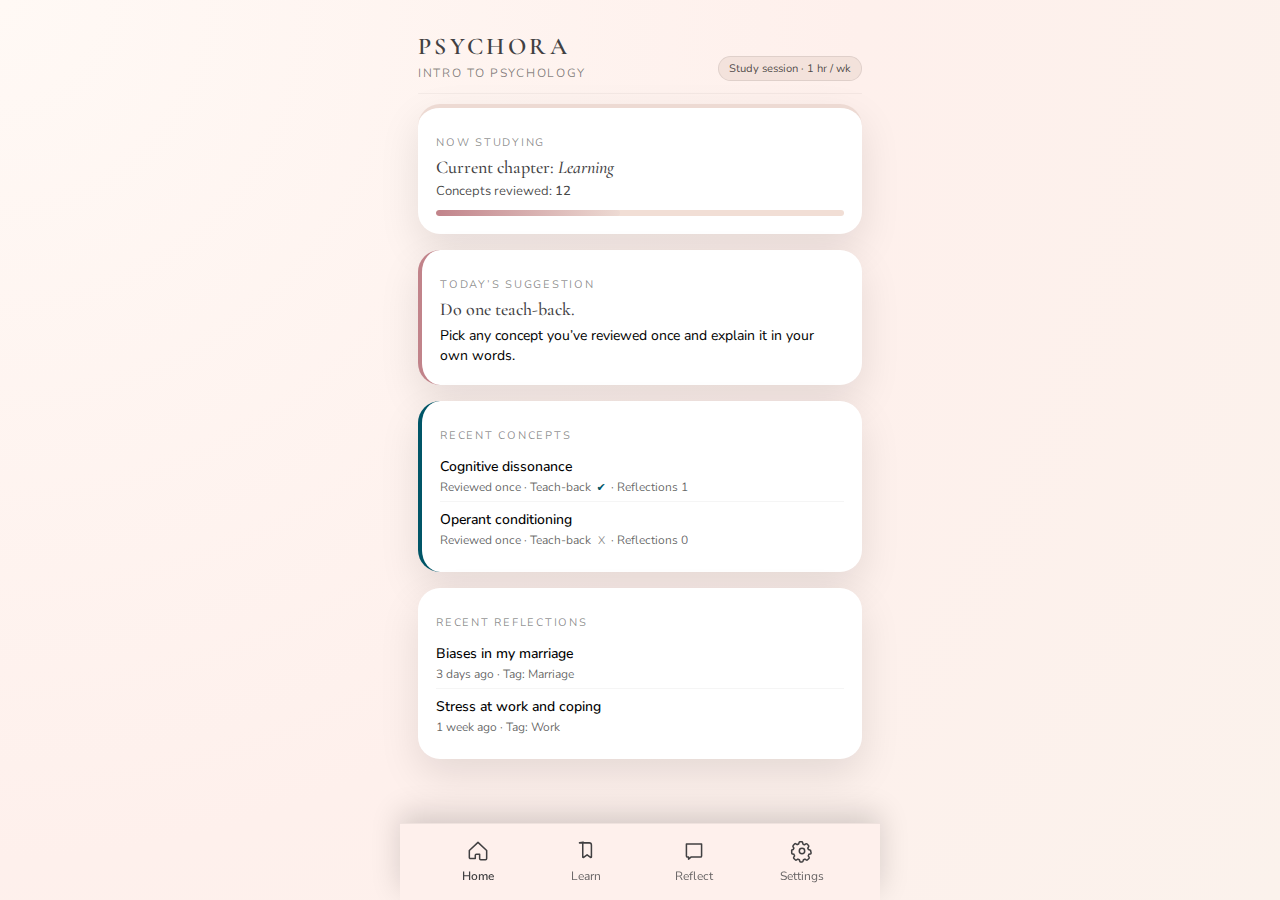
<file: index.html>
<!DOCTYPE html>
<html lang="en">
<head>
  <meta charset="UTF-8" />
  <title>Psychora</title>
  <meta name="viewport" content="width=device-width, initial-scale=1" />
  <link href="https://fonts.googleapis.com/css2?family=Cormorant+Garamond:wght@500;600&family=Nunito+Sans:wght@400;500;600&display=swap" rel="stylesheet" />
  <link rel="stylesheet" href="style.css" />
</head>
<body>
  <div class="app-shell">
    <main>
      <!-- Header / brand -->
      <header class="app-header">
        <div class="app-title-row">
          <div class="app-title-block">
            <h1 class="app-title">Psychora</h1>
            <p class="app-tagline">Intro to psychology</p>
          </div>
          <div class="app-chip">Study session · 1 hr / wk</div>
        </div>
      </header>

      <!-- Home content -->
      <section class="content">
        <!-- Current chapter card -->
        <article class="card card-primary">
          <p class="section-label">Now studying</p>
          <h2 class="card-title">
            Current chapter: <span class="card-title-emphasis">Learning</span>
          </h2>
          <p class="card-subtitle">
            Concepts reviewed:
            <span class="card-subtitle-emphasis">12</span>
          </p>
          <div class="progress-bar">
            <div class="progress-bar-fill" style="width: 45%;"></div>
          </div>
        </article>

        <!-- Today’s suggestion card -->
        <article class="card card-accent-mauve">
          <p class="section-label">Today’s suggestion</p>
          <h2 class="card-title">Do one teach-back.</h2>
          <p class="card-body-text">
            Pick any concept you’ve reviewed once and explain it in your own words.
          </p>
        </article>

        <!-- Recent concepts card -->
        <article class="card card-accent-green">
          <p class="section-label">Recent concepts</p>

          <div class="list-item">
            <span class="list-item-title">Cognitive dissonance</span>
            <span class="list-item-meta">
              Reviewed once · Teach-back
              <span class="meta-flag meta-flag-success">✔</span> · Reflections 1
            </span>
          </div>

          <div class="list-item">
            <span class="list-item-title">Operant conditioning</span>
            <span class="list-item-meta">
              Reviewed once · Teach-back
              <span class="meta-flag meta-flag-muted">X</span> · Reflections 0
            </span>
          </div>
        </article>

        <!-- Recent reflections card -->
        <article class="card">
          <p class="section-label">Recent reflections</p>

          <div class="list-item">
            <span class="list-item-title">Biases in my marriage</span>
            <span class="list-item-meta">3 days ago · Tag: Marriage</span>
          </div>

          <div class="list-item">
            <span class="list-item-title">Stress at work and coping</span>
            <span class="list-item-meta">1 week ago · Tag: Work</span>
          </div>
        </article>
      </section>
    </main>

    <!-- Bottom navigation, v4 style -->
    <div class="bottom-nav-wrapper">
      <nav class="bottom-nav">
        <!-- Home (active) -->
        <a class="nav-item nav-item-active" href="index.html">
          <span class="nav-icon">
            <svg viewBox="0 0 24 24" aria-hidden="true">
              <path
                d="M4 11.5L12 4l8 7.5v7.5a1 1 0 0 1-1 1h-4.5a1 1 0 0 1-1-1v-4h-3a1 1 0 0 0-1 1v3H5a1 1 0 0 1-1-1z"
                fill="none"
                stroke="currentColor"
                stroke-width="1.4"
                stroke-linecap="round"
                stroke-linejoin="round"
              />
            </svg>
          </span>
          <span class="nav-label">Home</span>
        </a>

        <!-- Learn -->
        <a class="nav-item" href="learn.html">
          <span class="nav-icon">
            <svg viewBox="0 0 24 24" aria-hidden="true">
              <path
                d="M6 4.5h9a2 2 0 0 1 2 2v11a0.5 0.5 0 0 1-0.8 0.4L13 15.5l-3.2 2.4A0.5 0.5 0 0 1 9 17.5v-13a0.5 0.5 0 0 1 0.5-0.5z"
                fill="none"
                stroke="currentColor"
                stroke-width="1.4"
                stroke-linecap="round"
                stroke-linejoin="round"
              />
            </svg>
          </span>
          <span class="nav-label">Learn</span>
        </a>

        <!-- Reflect -->
        <a class="nav-item" href="reflect.html">
          <span class="nav-icon">
            <svg viewBox="0 0 24 24" aria-hidden="true">
              <path
                d="M5 5.5h14v11a1 1 0 0 1-1 1H9.5L7 19.5v-2H6a1 1 0 0 1-1-1z"
                fill="none"
                stroke="currentColor"
                stroke-width="1.4"
                stroke-linecap="round"
                stroke-linejoin="round"
              />
            </svg>
          </span>
          <span class="nav-label">Reflect</span>
        </a>

        <!-- Settings -->
        <a class="nav-item" href="settings.html">
          <span class="nav-icon">
            <svg viewBox="0 0 24 24" aria-hidden="true">
              <path
                d="M12 9.5a2.5 2.5 0 1 0 0 5 2.5 2.5 0 0 0 0-5zm8 2.5a1 1 0 0 0-.76-.97l-1.33-.36a5.9 5.9 0 0 0-.58-1.39l.77-1.17a1 1 0 0 0-.12-1.26l-1.24-1.24a1 1 0 0 0-1.26-.12l-1.17.77a5.9 5.9 0 0 0-1.39-.58l-.36-1.33A1 1 0 0 0 12 3.5h-1.75a1 1 0 0 0-.97.76l-.36 1.33a5.9 5.9 0 0 0-1.39.58l-1.17-.77a1 1 0 0 0-1.26.12L3.86 6.86a1 1 0 0 0-.12 1.26l.77 1.17a5.9 5.9 0 0 0-.58 1.39l-1.33.36A1 1 0 0 0 2.5 12v1.75a1 1 0 0 0 .76.97l1.33.36c.13.49.33.96.58 1.39l-.77 1.17a1 1 0 0 0 .12 1.26l1.24 1.24a1 1 0 0 0 1.26.12l1.17-.77c.43.25.9.45 1.39.58l.36 1.33a1 1 0 0 0 .97.76H12a1 1 0 0 0 .97-.76l.36-1.33c.49-.13.96-.33 1.39-.58l1.17.77a1 1 0 0 0 1.26-.12l1.24-1.24a1 1 0 0 0 .12-1.26l-.77-1.17c.25-.43.45-.9.58-1.39l1.33-.36a1 1 0 0 0 .76-.97z"
                fill="none"
                stroke="currentColor"
                stroke-width="1.4"
                stroke-linecap="round"
                stroke-linejoin="round"
              />
            </svg>
          </span>
          <span class="nav-label">Settings</span>
        </a>
      </nav>
    </div>
  </div>
</body>
</html>
</file>
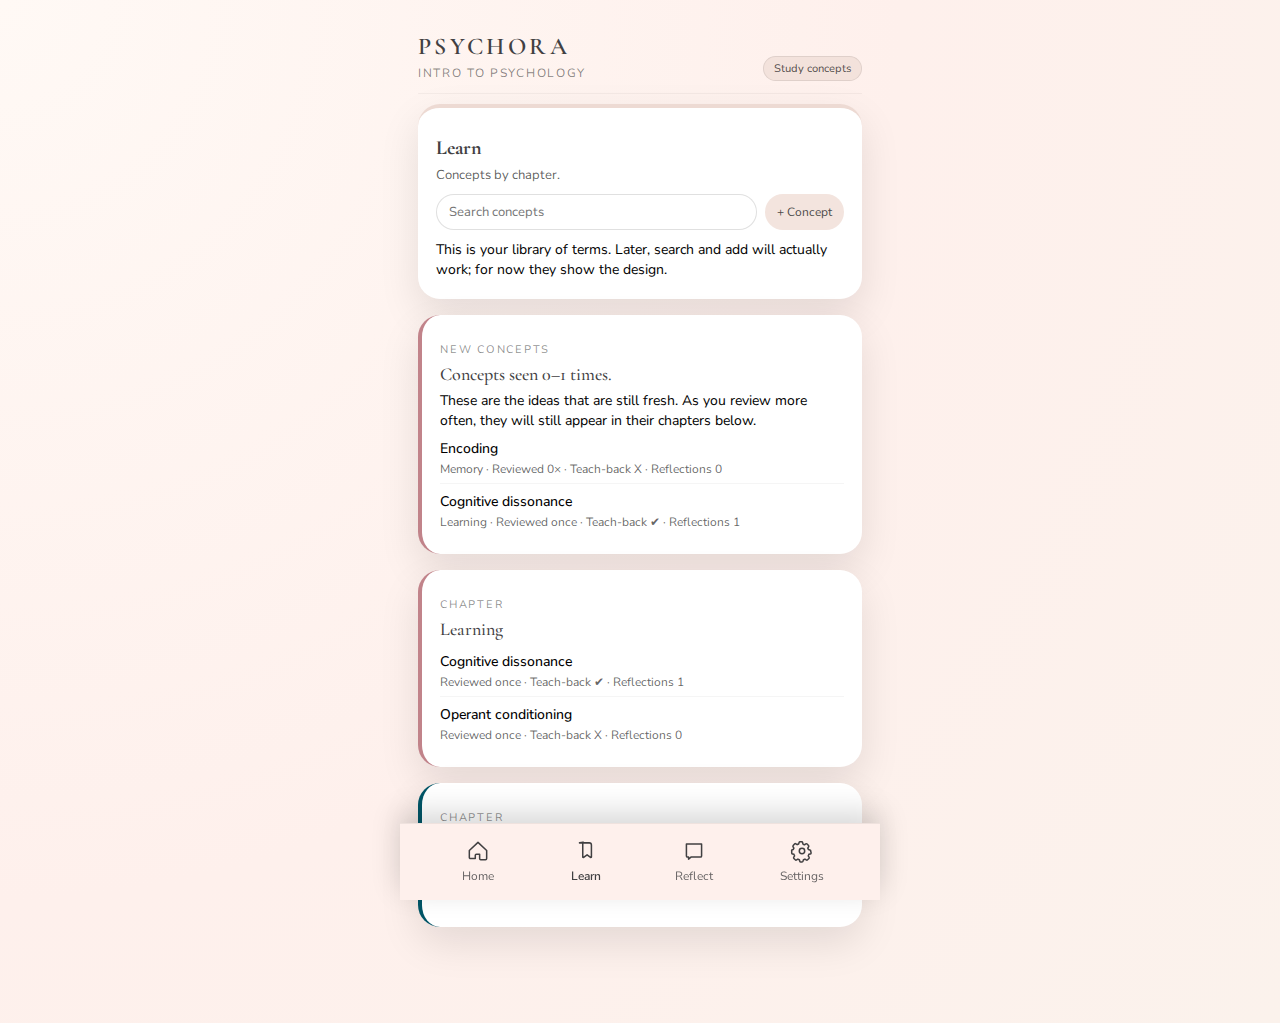
<file: learn.html>
<!DOCTYPE html>
<html lang="en">
<head>
  <meta charset="UTF-8" />
  <title>Psychora · Learn</title>
  <meta name="viewport" content="width=device-width, initial-scale=1" />
  <link href="https://fonts.googleapis.com/css2?family=Cormorant+Garamond:wght@500;600&family=Nunito+Sans:wght@400;500;600&display=swap" rel="stylesheet" />
  <link rel="stylesheet" href="style.css" />
</head>
<body>
  <div class="app-shell">
    <main>
      <!-- SAME HEADER AS HOME -->
      <header class="app-header">
        <div class="app-title-row">
          <div class="app-title-block">
            <h1 class="app-title">Psychora</h1>
            <p class="app-tagline">Intro to psychology</p>
          </div>
          <div class="app-chip">Study concepts</div>
        </div>
      </header>

      <section class="content">
        <!-- Overview card -->
        <article class="card card-primary">
          <h2 class="page-title">Learn</h2>
          <p class="page-subtitle">Concepts by chapter.</p>

          <div class="search-row">
            <input
              class="search-input"
              type="search"
              placeholder="Search concepts"
            />
            <button class="pill-button" type="button">+ Concept</button>
          </div>

          <p class="card-body-text">
            This is your library of terms. Later, search and add will actually work;
            for now they show the design.
          </p>
        </article>

        <!-- NEW CONCEPTS (0–1 reviews) -->
        <article class="card card-accent-mauve">
          <p class="section-label">New concepts</p>
          <h3 class="card-title">Concepts seen 0–1 times.</h3>
          <p class="card-body-text">
            These are the ideas that are still fresh. As you review more often,
            they will still appear in their chapters below.
          </p>

          <!-- Sample items; later this will be driven by real data -->
          <div class="list-item">
            <span class="list-item-title">Encoding</span>
            <span class="list-item-meta">
              Memory · Reviewed 0× · Teach-back X · Reflections 0
            </span>
          </div>

          <div class="list-item">
            <span class="list-item-title">Cognitive dissonance</span>
            <span class="list-item-meta">
              Learning · Reviewed once · Teach-back ✔ · Reflections 1
            </span>
          </div>
        </article>

        <!-- Chapter: Learning -->
        <article class="card card-accent-mauve">
          <p class="section-label">Chapter</p>
          <h3 class="card-title">Learning</h3>

          <div class="list-item">
            <span class="list-item-title">Cognitive dissonance</span>
            <span class="list-item-meta">
              Reviewed once · Teach-back ✔ · Reflections 1
            </span>
          </div>

          <div class="list-item">
            <span class="list-item-title">Operant conditioning</span>
            <span class="list-item-meta">
              Reviewed once · Teach-back X · Reflections 0
            </span>
          </div>
        </article>

        <!-- Chapter: Memory -->
        <article class="card card-accent-green">
          <p class="section-label">Chapter</p>
          <h3 class="card-title">Memory</h3>

          <div class="list-item">
            <span class="list-item-title">Encoding</span>
            <span class="list-item-meta">
              Reviewed 0× · Teach-back X · Reflections 0
            </span>
          </div>
        </article>
      </section>
    </main>

    <!-- SAME BOTTOM NAV AS HOME, WITH LEARN ACTIVE -->
    <div class="bottom-nav-wrapper">
      <nav class="bottom-nav">
        <a class="nav-item" href="index.html">
          <span class="nav-icon">
            <svg viewBox="0 0 24 24" aria-hidden="true">
              <path
                d="M4 11.5L12 4l8 7.5v7.5a1 1 0 0 1-1 1h-4.5a1 1 0 0 1-1-1v-4h-3a1 1 0 0 0-1 1v3H5a1 1 0 0 1-1-1z"
                fill="none"
                stroke="currentColor"
                stroke-width="1.4"
                stroke-linecap="round"
                stroke-linejoin="round"
              />
            </svg>
          </span>
          <span class="nav-label">Home</span>
        </a>

        <a class="nav-item nav-item-active" href="learn.html">
          <span class="nav-icon">
            <svg viewBox="0 0 24 24" aria-hidden="true">
              <path
                d="M6 4.5h9a2 2 0 0 1 2 2v11a0.5 0.5 0 0 1-0.8 0.4L13 15.5l-3.2 2.4A0.5 0.5 0 0 1 9 17.5v-13a0.5 0.5 0 0 1 0.5-0.5z"
                fill="none"
                stroke="currentColor"
                stroke-width="1.4"
                stroke-linecap="round"
                stroke-linejoin="round"
              />
            </svg>
          </span>
          <span class="nav-label">Learn</span>
        </a>

        <a class="nav-item" href="reflect.html">
          <span class="nav-icon">
            <svg viewBox="0 0 24 24" aria-hidden="true">
              <path
                d="M5 5.5h14v11a1 1 0 0 1-1 1H9.5L7 19.5v-2H6a1 1 0 0 1-1-1z"
                fill="none"
                stroke="currentColor"
                stroke-width="1.4"
                stroke-linecap="round"
                stroke-linejoin="round"
              />
            </svg>
          </span>
          <span class="nav-label">Reflect</span>
        </a>

        <a class="nav-item" href="settings.html">
          <span class="nav-icon">
            <svg viewBox="0 0 24 24" aria-hidden="true">
              <path
                d="M12 9.5a2.5 2.5 0 1 0 0 5 2.5 2.5 0 0 0 0-5zm8 2.5a1 1 0 0 0-.76-.97l-1.33-.36a5.9 5.9 0 0 0-.58-1.39l.77-1.17a1 1 0 0 0-.12-1.26l-1.24-1.24a1 1 0 0 0-1.26-.12l-1.17.77a5.9 5.9 0 0 0-1.39-.58l-.36-1.33A1 1 0 0 0 12 3.5h-1.75a1 1 0 0 0-.97.76l-.36 1.33a5.9 5.9 0 0 0-1.39.58l-1.17-.77a1 1 0 0 0-1.26.12L3.86 6.86a1 1 0 0 0-.12 1.26l.77 1.17a5.9 5.9 0 0 0-.58 1.39l-1.33.36A1 1 0 0 0 2.5 12v1.75a1 1 0 0 0 .76.97l1.33.36c.13.49.33.96.58 1.39l-.77 1.17a1 1 0 0 0 .12 1.26l1.24 1.24a1 1 0 0 0 1.26.12l1.17-.77c.43.25.9.45 1.39.58l.36 1.33a1 1 0 0 0 .97.76H12a1 1 0 0 0 .97-.76l.36-1.33c.49-.13.96-.33 1.39-.58l1.17.77a1 1 0 0 0 1.26-.12l1.24-1.24a1 1 0 0 0 .12-1.26l-.77-1.17c.25-.43.45-.9.58-1.39l1.33-.36a1 1 0 0 0 .76-.97z"
                fill="none"
                stroke="currentColor"
                stroke-width="1.4"
                stroke-linecap="round"
                stroke-linejoin="round"
              />
            </svg>
          </span>
          <span class="nav-label">Settings</span>
        </a>
      </nav>
    </div>
  </div>
</body>
</html>
</file>
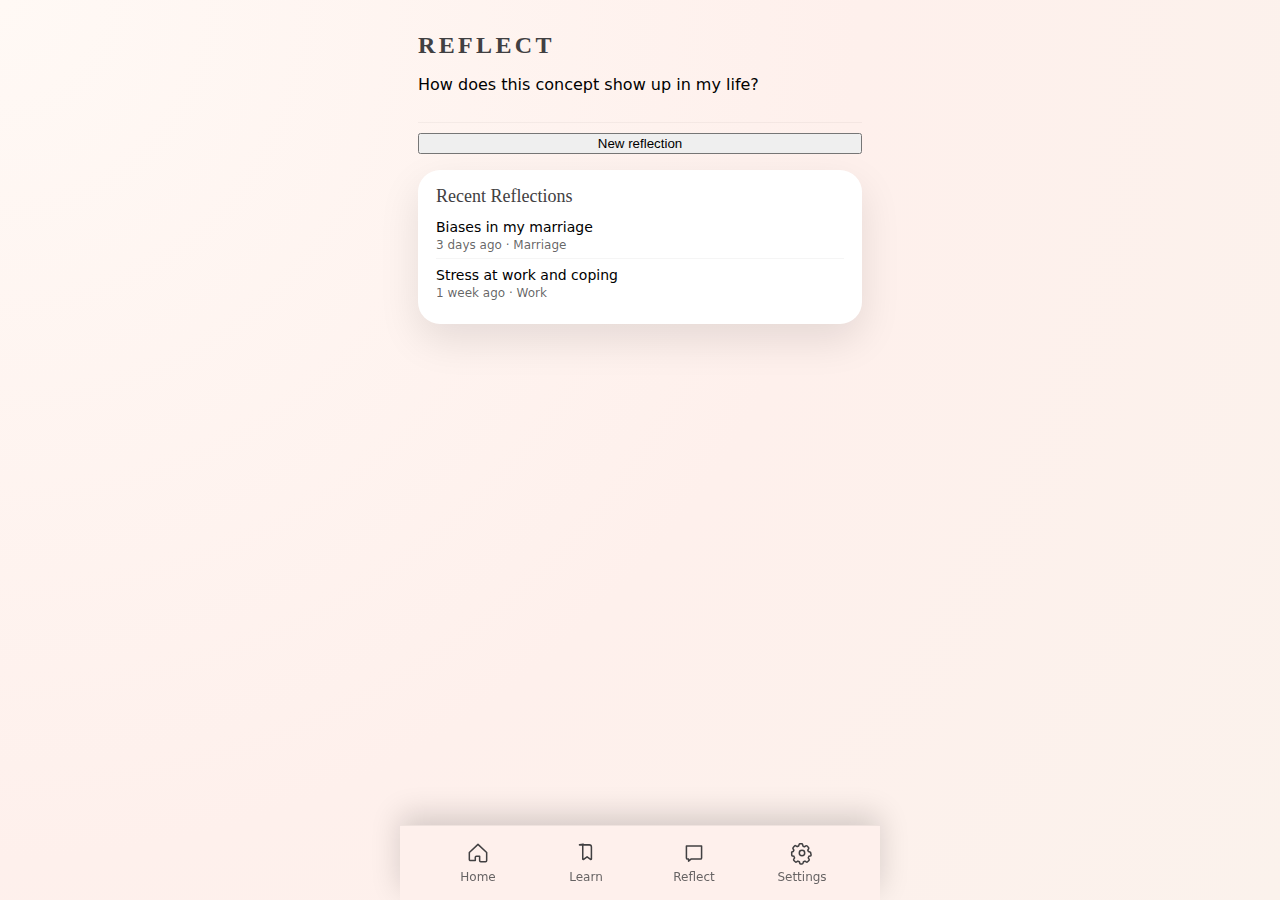
<file: reflect.html>
<!DOCTYPE html>
<html lang="en">
<head>
  <meta charset="UTF-8" />
  <title>Psychora</title>
  <meta name="viewport" content="width=device-width, initial-scale=1" />
  <link href="https://fonts.googleapis.com/css2?family=Playfair+Display:wght@500;600&family=Inter:wght@400;500;600&display=swap" rel="stylesheet" />
  <link rel="stylesheet" href="style.css" />
</head>
<body class="theme-light">
  <div class="app-shell">
<main class="screen screen-reflect">
  <header class="app-header">
    <h1 class="app-title">Reflect</h1>
    <p class="app-subtitle">How does this concept show up in my life?</p>
  </header>

  <section class="content">
    <button class="btn-primary full-width">New reflection</button>

    <article class="card">
      <h2 class="card-title">Recent Reflections</h2>
      <div class="list-item">
        <div class="list-item-main">
          <span class="list-item-title">Biases in my marriage</span>
          <span class="list-item-meta">3 days ago · Marriage</span>
        </div>
      </div>
      <div class="list-item">
        <div class="list-item-main">
          <span class="list-item-title">Stress at work and coping</span>
          <span class="list-item-meta">1 week ago · Work</span>
        </div>
      </div>
    </article>
  </section>
</main>
<nav class="bottom-nav">
  <a href="index.html" class="nav-item nav-item-home">
    <span class="nav-icon">
      <svg viewBox="0 0 24 24" aria-hidden="true">
        <path d="M4 11.5L12 4l8 7.5v7.5a1 1 0 0 1-1 1h-4.5a1 1 0 0 1-1-1v-4h-3a1 1 0 0 0-1 1v3h-4.5a1 1 0 0 1-1-1z" fill="none" stroke="currentColor" stroke-width="1.4" stroke-linecap="round" stroke-linejoin="round"/>
      </svg>
    </span>
    <span class="nav-label">Home</span>
  </a>
  <a href="learn.html" class="nav-item nav-item-learn">
    <span class="nav-icon">
      <svg viewBox="0 0 24 24" aria-hidden="true">
        <path d="M6 4.5h9a2 2 0 0 1 2 2v11a0.5 0.5 0 0 1-0.8 0.4L13 15.5l-3.2 2.4A0.5 0.5 0 0 1 9 17.5v-13a0.5 0.5 0 0 1 0.5-0.5z" fill="none" stroke="currentColor" stroke-width="1.4" stroke-linecap="round" stroke-linejoin="round"/>
      </svg>
    </span>
    <span class="nav-label">Learn</span>
  </a>
  <a href="reflect.html" class="nav-item nav-item-reflect">
    <span class="nav-icon">
      <svg viewBox="0 0 24 24" aria-hidden="true">
        <path d="M5 5.5h14v11a1 1 0 0 1-1 1H9.5L7 19.5v-2H6a1 1 0 0 1-1-1z" fill="none" stroke="currentColor" stroke-width="1.4" stroke-linecap="round" stroke-linejoin="round"/>
      </svg>
    </span>
    <span class="nav-label">Reflect</span>
  </a>
  <button class="nav-item nav-item-settings" type="button" onclick="openSettings()">
    <span class="nav-icon">
      <svg viewBox="0 0 24 24" aria-hidden="true">
        <path d="M12 9.5a2.5 2.5 0 1 0 0 5 2.5 2.5 0 0 0 0-5zm8 2.5a1 1 0 0 0-.76-.97l-1.33-.36a5.9 5.9 0 0 0-.58-1.39l.77-1.17a1 1 0 0 0-.12-1.26l-1.24-1.24a1 1 0 0 0-1.26-.12l-1.17.77a5.9 5.9 0 0 0-1.39-.58l-.36-1.33A1 1 0 0 0 12 3.5h-1.75a1 1 0 0 0-.97.76l-.36 1.33a5.9 5.9 0 0 0-1.39.58l-1.17-.77a1 1 0 0 0-1.26.12L3.86 6.86a1 1 0 0 0-.12 1.26l.77 1.17a5.9 5.9 0 0 0-.58 1.39l-1.33.36A1 1 0 0 0 2.5 12v1.75a1 1 0 0 0 .76.97l1.33.36c.13.49.33.96.58 1.39l-.77 1.17a1 1 0 0 0 .12 1.26l1.24 1.24a1 1 0 0 0 1.26.12l1.17-.77c.43.25.9.45 1.39.58l.36 1.33a1 1 0 0 0 .97.76H12a1 1 0 0 0 .97-.76l.36-1.33c.49-.13.96-.33 1.39-.58l1.17.77a1 1 0 0 0 1.26-.12l1.24-1.24a1 1 0 0 0 .12-1.26l-.77-1.17c.25-.43.45-.9.58-1.39l1.33-.36a1 1 0 0 0 .76-.97z" fill="none" stroke="currentColor" stroke-width="1.4" stroke-linecap="round" stroke-linejoin="round"/>
      </svg>
    </span>
    <span class="nav-label">Settings</span>
  </button>
</nav>
  </div>
  <script src="app.js"></script>
</body>
</html>
</file>
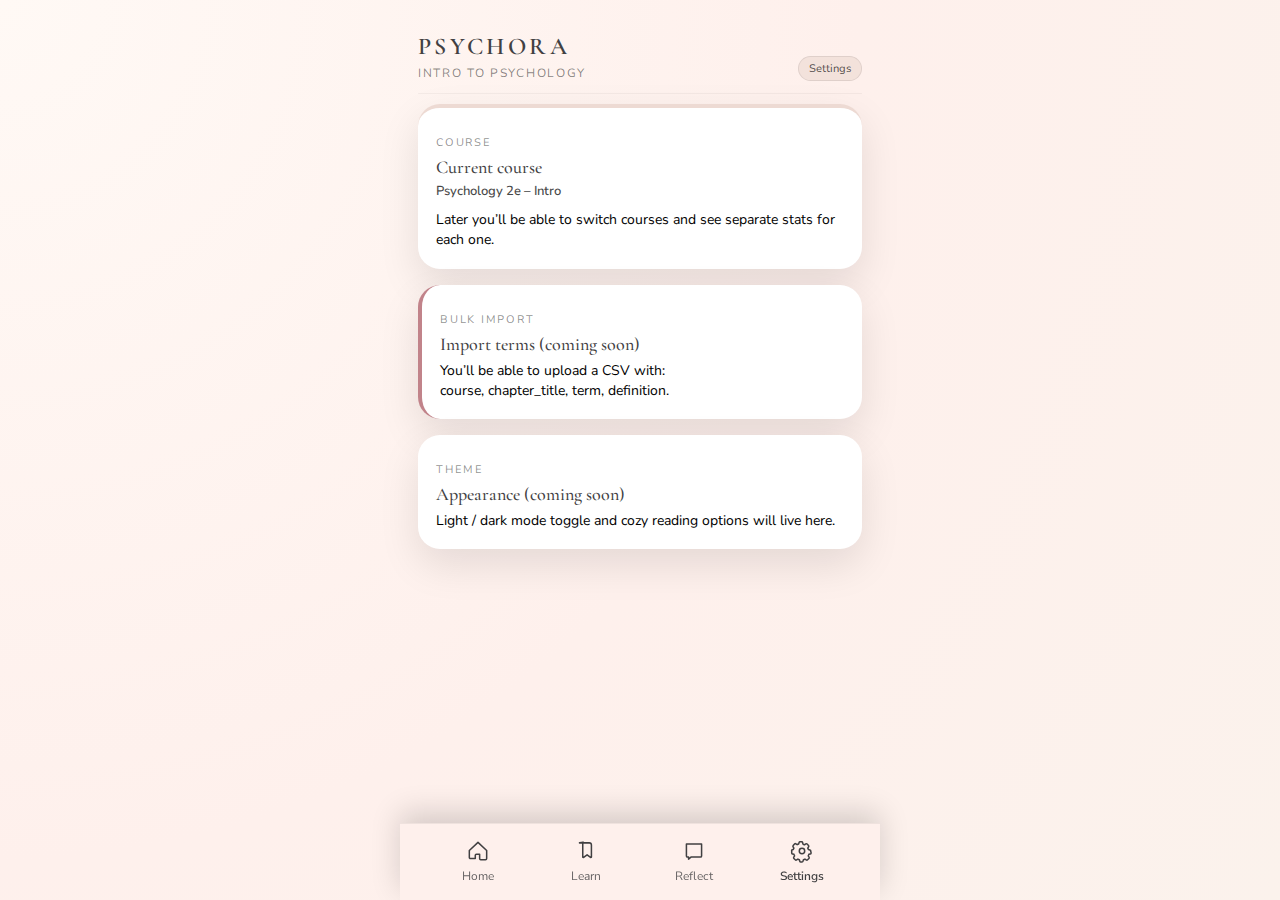
<file: settings.html>
<!DOCTYPE html>
<html lang="en">
<head>
  <meta charset="UTF-8" />
  <title>Psychora · Settings</title>
  <meta name="viewport" content="width=device-width, initial-scale=1" />
  <link href="https://fonts.googleapis.com/css2?family=Cormorant+Garamond:wght@500;600&family=Nunito+Sans:wght@400;500;600&display=swap" rel="stylesheet" />
  <link rel="stylesheet" href="style.css" />
</head>
<body>
  <div class="app-shell">
    <main>
      <!-- Header -->
      <header class="app-header">
        <div class="app-title-row">
          <div class="app-title-block">
            <h1 class="app-title">Psychora</h1>
            <p class="app-tagline">Intro to psychology</p>
          </div>
          <div class="app-chip">Settings</div>
        </div>
      </header>

      <section class="content">
        <!-- Course card -->
        <article class="card card-primary">
          <p class="section-label">Course</p>
          <h2 class="card-title">Current course</h2>
          <p class="card-subtitle">
            <span class="card-subtitle-emphasis">Psychology 2e – Intro</span>
          </p>
          <p class="card-body-text">
            Later you’ll be able to switch courses and see separate stats for each one.
          </p>
        </article>

        <!-- Bulk import card (visual only for now) -->
        <article class="card card-accent-mauve">
          <p class="section-label">Bulk import</p>
          <h2 class="card-title">Import terms (coming soon)</h2>
          <p class="card-body-text">
            You’ll be able to upload a CSV with:
            <br />course, chapter_title, term, definition.
          </p>
        </article>

        <!-- Theme card (visual only for now) -->
        <article class="card">
          <p class="section-label">Theme</p>
          <h2 class="card-title">Appearance (coming soon)</h2>
          <p class="card-body-text">
            Light / dark mode toggle and cozy reading options will live here.
          </p>
        </article>
      </section>
    </main>

    <!-- Bottom nav -->
    <div class="bottom-nav-wrapper">
      <nav class="bottom-nav">
        <a class="nav-item" href="index.html">
          <span class="nav-icon">
            <svg viewBox="0 0 24 24" aria-hidden="true">
              <path
                d="M4 11.5L12 4l8 7.5v7.5a1 1 0 0 1-1 1h-4.5a1 1 0 0 1-1-1v-4h-3a1 1 0 0 0-1 1v3H5a1 1 0 0 1-1-1z"
                fill="none"
                stroke="currentColor"
                stroke-width="1.4"
                stroke-linecap="round"
                stroke-linejoin="round"
              />
            </svg>
          </span>
          <span class="nav-label">Home</span>
        </a>

        <a class="nav-item" href="learn.html">
          <span class="nav-icon">
            <svg viewBox="0 0 24 24" aria-hidden="true">
              <path
                d="M6 4.5h9a2 2 0 0 1 2 2v11a0.5 0.5 0 0 1-0.8 0.4L13 15.5l-3.2 2.4A0.5 0.5 0 0 1 9 17.5v-13a0.5 0.5 0 0 1 0.5-0.5z"
                fill="none"
                stroke="currentColor"
                stroke-width="1.4"
                stroke-linecap="round"
                stroke-linejoin="round"
              />
            </svg>
          </span>
          <span class="nav-label">Learn</span>
        </a>

        <a class="nav-item" href="reflect.html">
          <span class="nav-icon">
            <svg viewBox="0 0 24 24" aria-hidden="true">
              <path
                d="M5 5.5h14v11a1 1 0 0 1-1 1H9.5L7 19.5v-2H6a1 1 0 0 1-1-1z"
                fill="none"
                stroke="currentColor"
                stroke-width="1.4"
                stroke-linecap="round"
                stroke-linejoin="round"
              />
            </svg>
          </span>
          <span class="nav-label">Reflect</span>
        </a>

        <a class="nav-item nav-item-active" href="settings.html">
          <span class="nav-icon">
            <svg viewBox="0 0 24 24" aria-hidden="true">
              <path
                d="M12 9.5a2.5 2.5 0 1 0 0 5 2.5 2.5 0 0 0 0-5zm8 2.5a1 1 0 0 0-.76-.97l-1.33-.36a5.9 5.9 0 0 0-.58-1.39l.77-1.17a1 1 0 0 0-.12-1.26l-1.24-1.24a1 1 0 0 0-1.26-.12l-1.17.77a5.9 5.9 0 0 0-1.39-.58l-.36-1.33A1 1 0 0 0 12 3.5h-1.75a1 1 0 0 0-.97.76l-.36 1.33a5.9 5.9 0 0 0-1.39.58l-1.17-.77a1 1 0 0 0-1.26.12L3.86 6.86a1 1 0 0 0-.12 1.26l.77 1.17a5.9 5.9 0 0 0-.58 1.39l-1.33.36A1 1 0 0 0 2.5 12v1.75a1 1 0 0 0 .76.97l1.33.36c.13.49.33.96.58 1.39l-.77 1.17a1 1 0 0 0 .12 1.26l1.24 1.24a1 1 0 0 0 1.26.12l1.17-.77c.43.25.9.45 1.39.58l.36 1.33a1 1 0 0 0 .97.76H12a1 1 0 0 0 .97-.76l.36-1.33c.49-.13.96-.33 1.39-.58l1.17.77a1 1 0 0 0 1.26-.12l1.24-1.24a1 1 0 0 0 .12-1.26l-.77-1.17c.25-.43.45-.9.58-1.39l1.33-.36a1 1 0 0 0 .76-.97z"
                fill="none"
                stroke="currentColor"
                stroke-width="1.4"
                stroke-linecap="round"
                stroke-linejoin="round"
              />
            </svg>
          </span>
          <span class="nav-label">Settings</span>
        </a>
      </nav>
    </div>
  </div>
</body>
</html>
</file>
<file: style.css>
@charset "UTF-8";

/* ---------- Color & typography tokens ---------- */

:root {
  --color-plum: #414042;
  --color-mauve: #C1838A;
  --color-green: #005567;
  --color-blush: #EDDAD3;
  --color-cream: #FEF0EC;
  --color-white: #FFFFFF;

  --color-text-main: #000000;

  --shadow-card: 0 16px 40px rgba(0, 0, 0, 0.10);
  --radius-card: 22px;

  --font-heading: 'Cormorant Garamond', 'Times New Roman', serif;
  --font-body: 'Nunito Sans', -apple-system, BlinkMacSystemFont, 'Segoe UI', system-ui, sans-serif;
}

/* ---------- Reset-ish ---------- */

*,
*::before,
*::after {
  box-sizing: border-box;
}

body {
  margin: 0;
  padding: 0;
  background: radial-gradient(circle at top left, #FFF9F5 0, var(--color-cream) 55%, #FBF2EC 100%);
  color: var(--color-text-main);
  font-family: var(--font-body);
}

/* ---------- App shell ---------- */

.app-shell {
  max-width: 480px;
  margin: 0 auto;
  min-height: 100vh;
  display: flex;
  flex-direction: column;
}

main {
  flex: 1 1 auto;
  padding: 24px 18px 96px;
}

/* ---------- Header ---------- */

.app-header {
  padding-bottom: 12px;
  border-bottom: 1px solid rgba(0, 0, 0, 0.04);
}

.app-title-row {
  display: flex;
  justify-content: space-between;
  align-items: flex-end;
  gap: 12px;
}

.app-title-block {
  flex: 1 1 auto;
}

.app-title {
  font-family: var(--font-heading);
  font-weight: 600;
  letter-spacing: 0.14em;
  font-size: 24px;
  margin: 0 0 4px;
  text-transform: uppercase;
  color: var(--color-plum);
}

.app-tagline {
  margin: 0;
  font-size: 12px;
  letter-spacing: 0.14em;
  text-transform: uppercase;
  color: rgba(0, 0, 0, 0.48);
}

.app-chip {
  border-radius: 999px;
  border: 1px solid rgba(0, 0, 0, 0.08);
  padding: 4px 10px;
  font-size: 11px;
  color: rgba(0, 0, 0, 0.70);
  background-color: rgba(237, 218, 211, 0.65);
  white-space: nowrap;
}

/* ---------- Cards & content ---------- */

.content {
  display: flex;
  flex-direction: column;
  gap: 16px;
  padding-top: 10px;
}

.card {
  background-color: var(--color-white);
  border-radius: var(--radius-card);
  box-shadow: var(--shadow-card);
  padding: 16px 18px 18px;
}

/* Accent edges similar to Eunoia stripes */
.card-primary {
  border-top: 4px solid var(--color-blush);
}

.card-accent-mauve {
  border-left: 4px solid var(--color-mauve);
}

.card-accent-green {
  border-left: 4px solid var(--color-green);
}

/* Card headings */

.card-title {
  margin: 0 0 4px;
  font-family: var(--font-heading);
  font-size: 18px;
  font-weight: 500;
  color: var(--color-plum);
}

.card-title-emphasis {
  font-style: italic;
}

.card-subtitle {
  margin: 2px 0 10px;
  font-size: 13px;
  color: rgba(0, 0, 0, 0.72);
}

.card-subtitle-emphasis {
  font-weight: 600;
}

.card-body-text {
  margin: 6px 0 0;
  font-size: 14px;
  line-height: 1.45;
}

/* Section label (RECENT CONCEPTS, etc.) */

.section-label {
  font-size: 11px;
  letter-spacing: 0.16em;
  text-transform: uppercase;
  color: rgba(0, 0, 0, 0.45);
  margin-bottom: 6px;
}

/* Progress bar */

.progress-bar {
  margin-top: 10px;
  height: 6px;
  border-radius: 999px;
  background-color: #f1ded5;
  overflow: hidden;
}

.progress-bar-fill {
  height: 100%;
  border-radius: inherit;
  background: linear-gradient(90deg, var(--color-mauve), var(--color-blush));
}

/* Lists inside cards */

.list-item {
  padding: 6px 0;
  border-bottom: 1px solid rgba(0, 0, 0, 0.04);
}

.list-item:last-child {
  border-bottom: none;
}

.list-item-title {
  font-weight: 500;
  font-size: 14px;
}

.list-item-meta {
  display: block;
  margin-top: 2px;
  font-size: 12px;
  color: rgba(0, 0, 0, 0.62);
}

/* Little X / check flags */

.meta-flag {
  font-size: 11px;
  display: inline-block;
  min-width: 14px;
  text-align: center;
}

.meta-flag-success {
  color: var(--color-green);
}

.meta-flag-muted {
  color: rgba(0, 0, 0, 0.45);
}

/* ---------- Page titles on inner tabs ---------- */

.page-title {
  margin: 12px 0 6px;
  font-family: var(--font-heading);
  font-size: 20px;
  color: var(--color-plum);
}

.page-subtitle {
  margin: 0 0 10px;
  font-size: 13px;
  color: rgba(0, 0, 0, 0.65);
}

/* Search + pill button row (Learn) */

.search-row {
  display: flex;
  gap: 8px;
  margin-bottom: 10px;
}

.search-input {
  flex: 1 1 auto;
  border-radius: 999px;
  border: 1px solid rgba(0, 0, 0, 0.12);
  padding: 8px 12px;
  font-family: var(--font-body);
  font-size: 13px;
}

.pill-button {
  border-radius: 999px;
  border: none;
  padding: 8px 12px;
  font-size: 12px;
  font-family: var(--font-body);
  background-color: #f3e4de;
  color: #4d4b4a;
  cursor: pointer;
}

/* ---------- Settings layout bits ---------- */

.settings-group-title {
  font-size: 13px;
  font-weight: 600;
  margin: 0 0 6px;
  color: var(--color-plum);
}

.settings-row {
  display: flex;
  justify-content: space-between;
  align-items: center;
  padding: 6px 0;
  font-size: 13px;
}

.toggle-pill {
  width: 40px;
  height: 22px;
  border-radius: 999px;
  background-color: #e2d5cf;
  position: relative;
}

.toggle-thumb {
  position: absolute;
  top: 3px;
  left: 3px;
  width: 16px;
  height: 16px;
  border-radius: 999px;
  background-color: #fff;
}

/* ---------- Bottom nav (make it important) ---------- */

.bottom-nav-wrapper {
  position: fixed;
  bottom: 0;
  left: 0;
  right: 0;
  display: flex;
  justify-content: center;
  pointer-events: none;
}

.bottom-nav {
  pointer-events: auto;
  max-width: 480px;
  width: 100%;
  margin: 0 auto;
  padding: 10px 24px calc(12px + env(safe-area-inset-bottom));
  background-color: rgba(254, 240, 236, 0.98);
  backdrop-filter: blur(12px);
  display: flex;
  justify-content: space-between;
  align-items: center;
  box-sizing: border-box;
  border-top: 1px solid rgba(0, 0, 0, 0.06);
  box-shadow: 0 -10px 30px rgba(0, 0, 0, 0.16);
}

.nav-item {
  flex: 1 1 0;
  text-align: center;
  border: none;
  background: transparent;
  font-family: var(--font-body);
  font-size: 12px;
  color: var(--color-plum);
  text-decoration: none;
  display: flex;
  flex-direction: column;
  align-items: center;
  gap: 4px;
  padding: 4px 0;
}

.nav-item .nav-label {
  opacity: 0.80;
}

.nav-item-active .nav-label {
  font-weight: 600;
  opacity: 1;
}

.nav-icon {
  display: inline-flex;
  width: 26px;
  height: 26px;
}

.nav-icon svg {
  width: 100%;
  height: 100%;
}

/* ---------- Responsive tweaks ---------- */

@media (min-width: 540px) {
  main {
    padding-top: 32px;
  }
}
</file>
